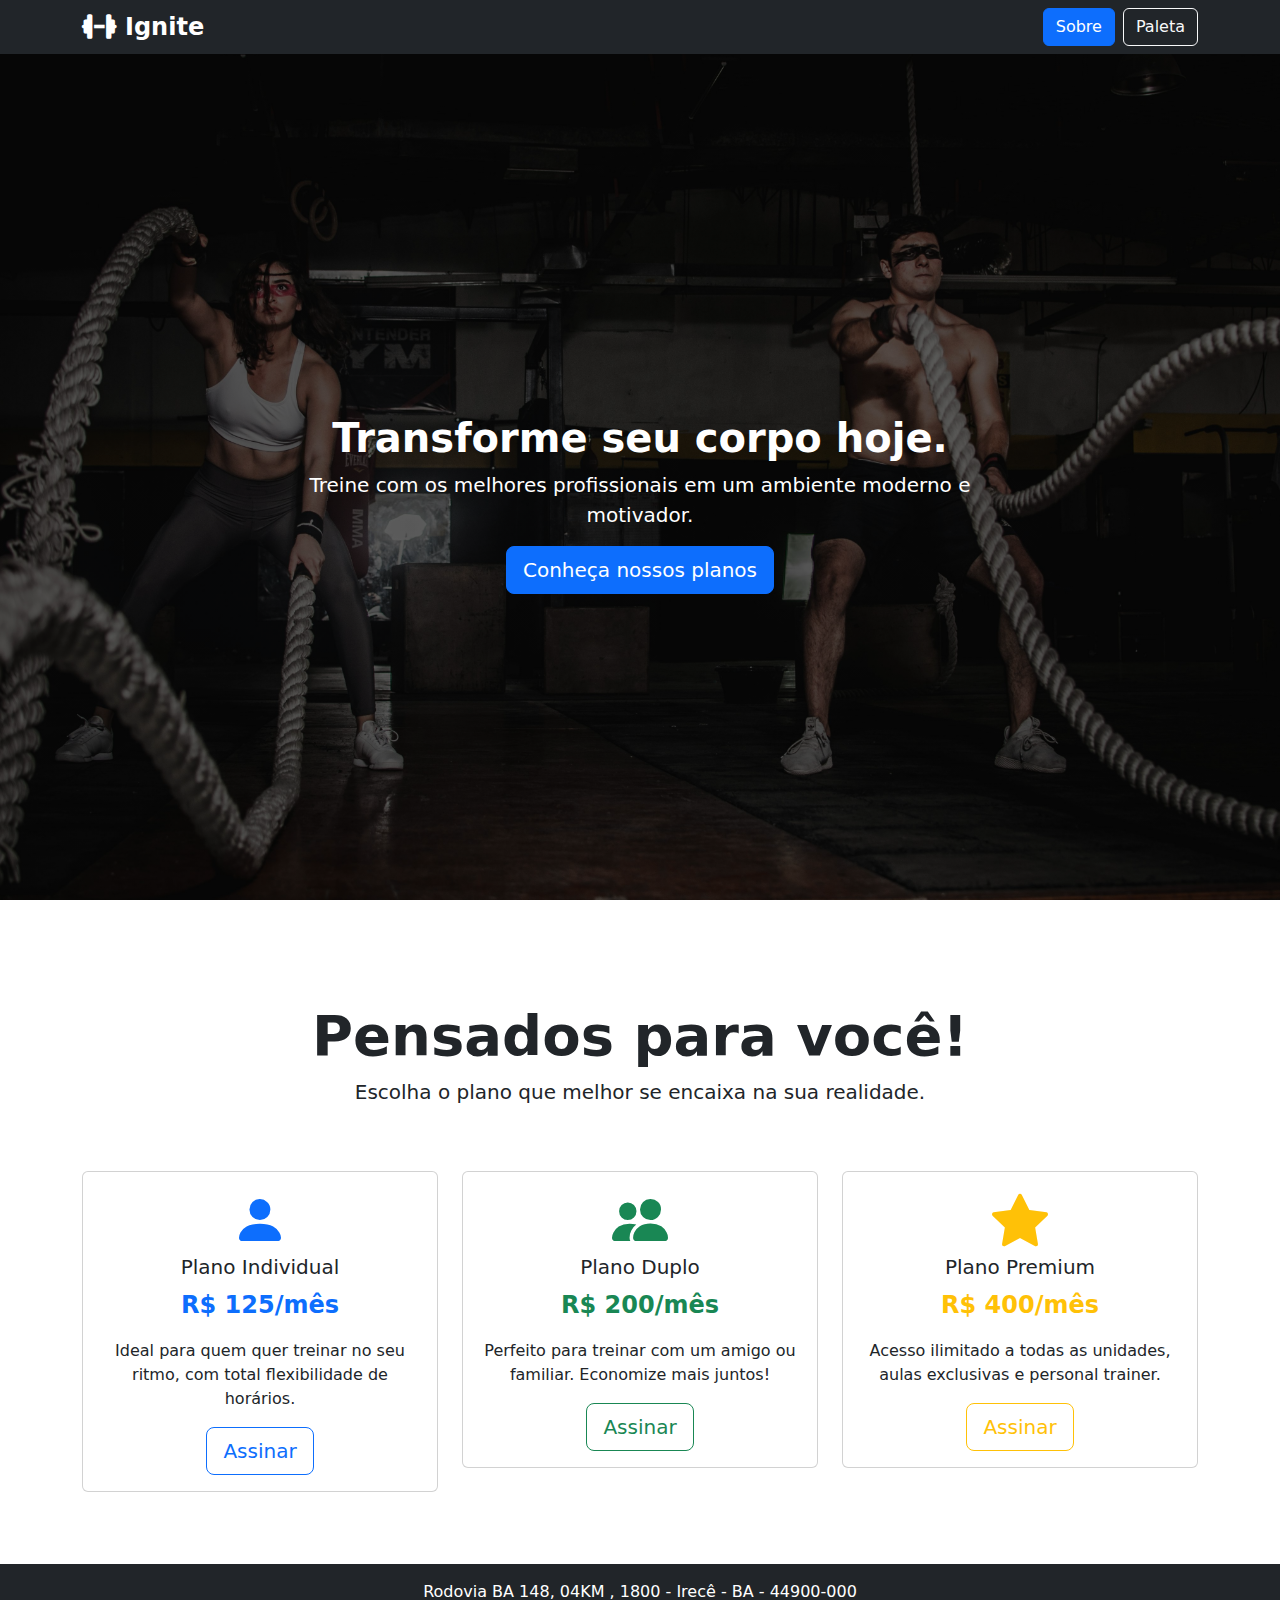
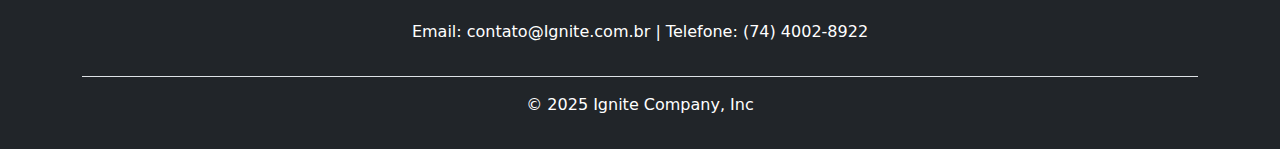
<file: index.html>
<!DOCTYPE html>
<html lang="en">
<head>

    <meta charset="UTF-8">
    <meta name="viewport" content="width=device-width, initial-scale=1.0">

    <!--Favicon-->

    <link rel="icon" href="./imagens/favicon.ico">

    <!--CDN do Bootstrap e do Font Awesome-->

    <link href="https://cdn.jsdelivr.net/npm/bootstrap@5.3.3/dist/css/bootstrap.min.css" rel="stylesheet">
    <link href="https://cdn.jsdelivr.net/npm/bootstrap-icons@1.10.5/font/bootstrap-icons.css" rel="stylesheet">
    <link rel="stylesheet" href="https://cdnjs.cloudflare.com/ajax/libs/font-awesome/6.5.0/css/all.min.css">
    
    <!-- Imports dos css das paginas-->

    <link rel="stylesheet" href="./assests/css/general.css">
    <link rel="stylesheet" href="./assests/css/index.css">

    <title>Ignite - Home</title>

</head>

<body class="d-flex flex-column min-hv-100">
    
<!--Header com flexivel e simples com fundo escuro, além de um icone do Font Awesome ao lado da logo-->
<header>
    <nav class="navbar navbar-dark bg-dark">
        <div class="container d-flex justify-content-between align-items-center">
            <div class="d-flex align-items-center gap-2">
              <i class="fas fa-dumbbell fs-3 text-white"></i>
              <a href="./index.html" class="text-white text-decoration-none fs-4 fw-bold">Ignite</a>
            </div>
        
        <div class="d-flex gap-2">
            <a href="./sobre.html" class="btn btn-primary">Sobre</a>
            <a href="./paleta.html" class="btn btn-outline-light">Paleta</a>
        </div>
        </div>
    </nav>
</header>

<!--Flex grow para manter o footer preso ao final da tela mesmo quando a pagina não tenha nenhum conteudo-->
<!--Lading page com imagem de fundo-->

<main class="flex-grow-1">
    <section class="py-5 background-section">
        <div class="container">
            <div class="row justify-content-center text-center">
                <div class="col-md-8">
                    <h1 class="display-6 fw-bold text-white">Transforme seu corpo hoje.</h1>
                    <p class="lead text-white">Treine com os melhores profissionais em um ambiente moderno e motivador.</p>
                    <a href="#planos" class="btn btn-primary btn-lg">Conheça nossos planos</a>
                </div>
            </div>
        </div>
    </section>

<!--Sessão com id para que possa ser redirecionavel para esse trecho-->

    <section class="py-5" id="planos">
        <div class="container">
          <div class="row align-items-center">
            <div class="col-md-12 text-center">
              <h1 class="display-4 fw-bold">Pensados para você!</h1>
              <p class="lead">Escolha o plano que melhor se encaixa na sua realidade.</p>
            </div>
        </div>
        </div>

<!--Sessão de card com containers dividindo em 3 pedaços iguais, infelizmente a estilização ficou a desejar-->

        <div class="container py-4">
            <div class="row">
                <div class="col-md-4 g-4"> 
                    <div class="card text-center">
                        <div class="card-body">
                            <i class="bi bi-person-fill display-4 mb-3 text-primary"></i>
                            <h5 class="card-title">Plano Individual</h5>
                            <p class="fw-bold text-primary mb-3 fs-4">R$ 125/mês</p>
                            <p class="card-text">Ideal para quem quer treinar no seu ritmo, com total flexibilidade de horários.</p>
                            <a href="./login.html" class="btn btn-outline-primary btn-lg">Assinar</a>
                        </div>
                    </div>
                </div>

                <div class="col-md-4 g-4">
                    <div class="card text-center">
                        <div class="card-body">
                            <i class="bi bi-people-fill display-4 mb-3 text-success"></i>
                            <h5 class="card-title">Plano Duplo</h5>
                            <p class="fw-bold text-success mb-3 fs-4">R$ 200/mês</p>
                            <p class="card-text">Perfeito para treinar com um amigo ou familiar. Economize mais juntos!</p>
                            <a href="./login.html" class="btn btn-outline-success btn-lg">Assinar</a>
                        </div>
                    </div>
                </div>
                <div class="col-md-4 g-4">
                    <div class="card text-center">
                        <div class="card-body">
                            <i class="bi bi-star-fill display-4 mb-3 text-warning"></i>
                            <h5 class="card-title">Plano Premium</h5>
                            <p class="fw-bold text-warning mb-3 fs-4">R$ 400/mês</p>
                            <p class="card-text">Acesso ilimitado a todas as unidades, aulas exclusivas e personal trainer.</p>
                            <a href="./login.html" class="btn btn-outline-warning btn-lg">Assinar</a>
                        </div>    
                    </div>
                </div>
            </div> 
        </div>    
    </section>

</main>

<!--Footer simples com separador-->

<footer class="footer bg-dark py-3 mt-auto">
    <div class="container">
      <div class="text-center border-bottom mb-3 pb-3 text-white">
        <p>Rodovia BA 148, 04KM , 1800 - Irecê - BA - 44900-000</p>
        <p>Email: contato@Ignite.com.br | Telefone: (74) 4002-8922</p>
      </div>
      <p class="text-center text-white">© 2025 Ignite Company, Inc</p>
    </div>
</footer>  
    
</body>
</html>
</file>
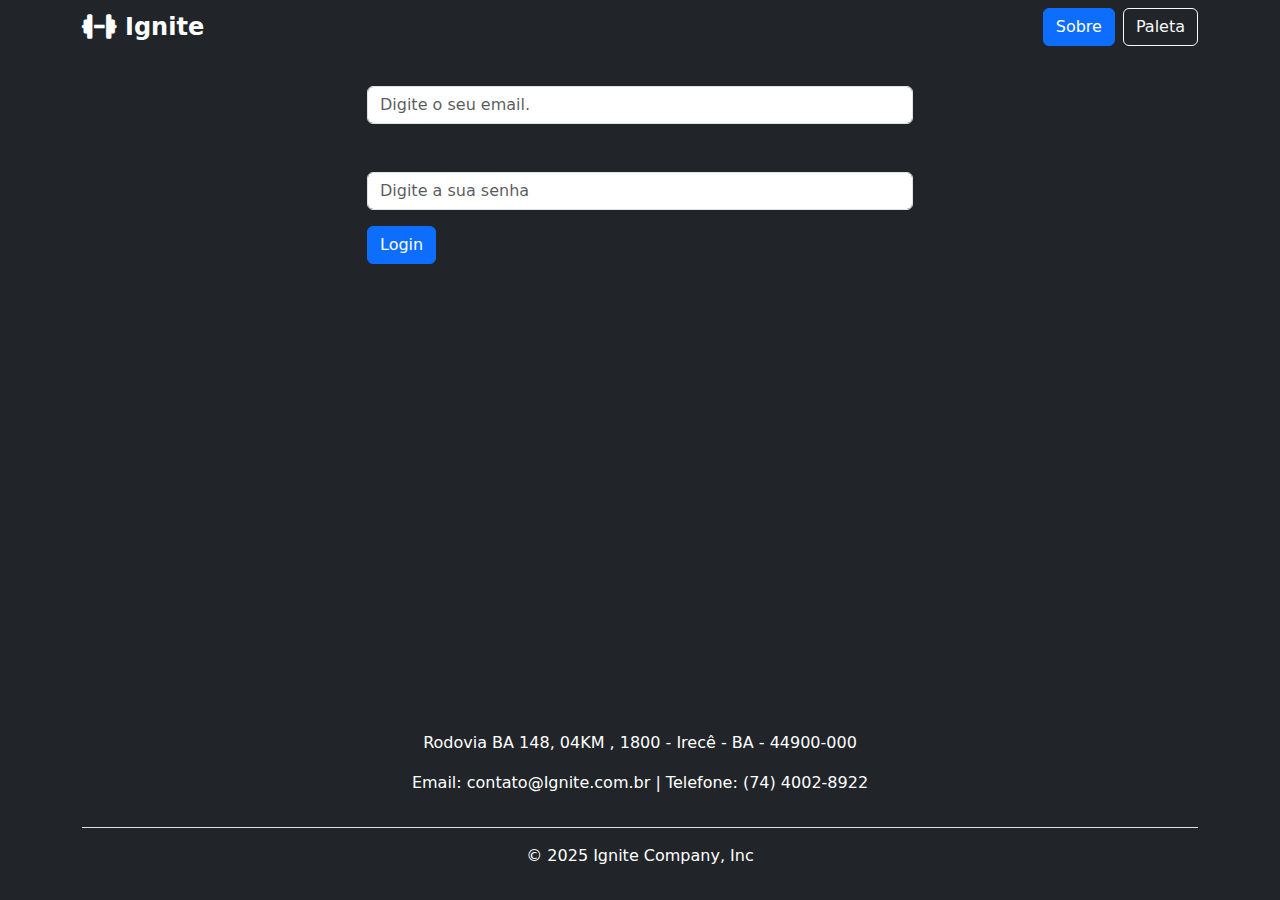
<file: login.html>
<!DOCTYPE html>
<html lang="en">
<head>

    <meta charset="UTF-8">
    <meta name="viewport" content="width=device-width, initial-scale=1.0">
    <link rel="icon" href="favicon.ico">
    <link href="https://cdn.jsdelivr.net/npm/bootstrap@5.3.3/dist/css/bootstrap.min.css" rel="stylesheet">
    <link href="https://cdn.jsdelivr.net/npm/bootstrap-icons@1.10.5/font/bootstrap-icons.css" rel="stylesheet">
    <link rel="stylesheet" href="https://cdnjs.cloudflare.com/ajax/libs/font-awesome/6.5.0/css/all.min.css">
    <link rel="stylesheet" href="general.css">

    <title>Ignite - Login</title>

</head>

<body class="d-flex flex-column min-hv-100">

<!--Header com flexivel e simples com fundo escuro, além de um icone do Font Awesome ao lado da logo-->

<header>
    <nav class="navbar navbar-dark bg-dark">
        <div class="container d-flex justify-content-between align-items-center">
            <div class="d-flex align-items-center gap-2">
              <i class="fas fa-dumbbell fs-3 text-white"></i>
              <a href="./index.html" class="text-white text-decoration-none fs-4 fw-bold">Ignite</a>
            </div>
        
        <div class="d-flex gap-2">
            <a href="./sobre.html" class="btn btn-primary">Sobre</a>
            <a href="./paleta.html" class="btn btn-outline-light">Paleta</a>
        </div>
        </div>
    </nav>
</header>

<main class="flex-grow-1 bg-dark">

<!--Deu branco geral sobre forms, a estilização ficou pessima-->

<section>
  <div class="container">
    <div class="row justify-content-center">
      <div class="col-md-6">
        <form action="./index.html" method="get">
          <div class="mb-3">
            <label for="email" class="form-label">Email</label>
            <input type="email" class="form-control" id="email" placeholder="Digite o seu email." required>
          </div>

          <div class="mb-3">
            <label for="password" class="form-label">Senha</label>
            <input type="password" class="form-control" id="password" placeholder="Digite a sua senha" required>
          </div>

          <button type="submit" class="btn btn-primary">Login</button>
        </form>
      </div>
    </div>
  </div>
</section>


</main>

<footer class="footer bg-dark py-3 mt-auto">
    <div class="container">
      <div class="text-center border-bottom mb-3 pb-3 text-white">
        <p>Rodovia BA 148, 04KM , 1800 - Irecê - BA - 44900-000</p>
        <p>Email: contato@Ignite.com.br | Telefone: (74) 4002-8922</p>
      </div>
      <p class="text-center text-white">© 2025 Ignite Company, Inc</p>
    </div>
</footer>

</body>
</html>
</file>
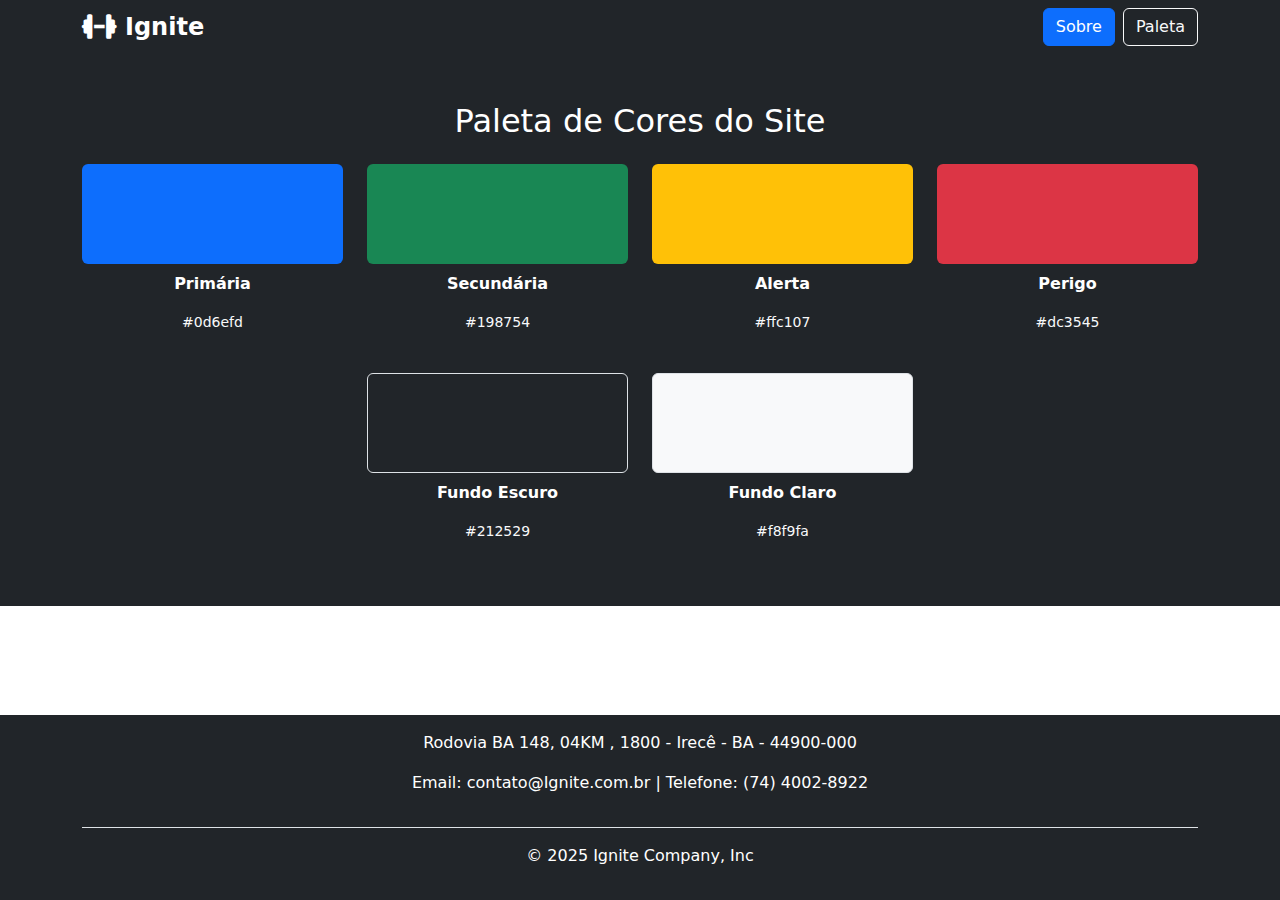
<file: paleta.html>
<!DOCTYPE html>
<html lang="en">
<head>

    <meta charset="UTF-8">
    <meta name="viewport" content="width=device-width, initial-scale=1.0">

    <!--Favicon-->

    <link rel="icon" href="./favicon.ico">

    <!--CDN do Bootstrap e do Font Awesome-->

    <link href="https://cdn.jsdelivr.net/npm/bootstrap@5.3.3/dist/css/bootstrap.min.css" rel="stylesheet">
    <link href="https://cdn.jsdelivr.net/npm/bootstrap-icons@1.10.5/font/bootstrap-icons.css" rel="stylesheet">
    <link rel="stylesheet" href="https://cdnjs.cloudflare.com/ajax/libs/font-awesome/6.5.0/css/all.min.css">
    
    <!-- Imports dos css das paginas-->

    <link rel="stylesheet" href="./assests/css/general.css">
    <link rel="stylesheet" href="./assests/css/paleta.css">

    <title>Ignite - Paleta</title>

</head>

<body class="d-flex flex-column min-vh-100">

<header>
    <nav class="navbar navbar-dark bg-dark">
        <div class="container d-flex justify-content-between align-items-center">
            <div class="d-flex align-items-center gap-2">
              <i class="fas fa-dumbbell fs-3 text-white"></i>
              <a href="./index.html" class="text-white text-decoration-none fs-4 fw-bold">Ignite</a>
            </div>
        
        <div class="d-flex gap-2">
            <a href="./sobre.html" class="btn btn-primary">Sobre</a>
            <a href="./paleta.html" class="btn btn-outline-light">Paleta</a>
        </div>
        </div>
    </nav>
</header> 

<main class="flex-grow-1">

<section class="bg-dark text-white py-5">
  <div class="container">
    <h2 class="mb-4 text-center">Paleta de Cores do Site</h2>

    <div class="row g-4 justify-content-center">

      <!-- Cor Primária -->
      <div class="col-6 col-md-3 text-center">
        <div class="rounded mb-2 primary-color"></div>
        <p class="fw-bold">Primária</p>
        <p class="text-light small">#0d6efd</p>
      </div>

      <!-- Cor Secundária -->
      <div class="col-6 col-md-3 text-center">
        <div class="rounded mb-2 secondary-color"></div>
        <p class="fw-bold">Secundária</p>
        <p class="text-light small">#198754</p>
      </div>

      <!-- Cor Alerta -->
      <div class="col-6 col-md-3 text-center">
        <div class="rounded mb-2 warning-color"></div>
        <p class="fw-bold">Alerta</p>
        <p class="text-light small">#ffc107</p>
      </div>

      <!-- Cor Perigo -->
      <div class="col-6 col-md-3 text-center">
        <div class="rounded mb-2 danger-color"></div>
        <p class="fw-bold">Perigo</p>
        <p class="text-light small">#dc3545</p>
      </div>

      <!-- Fundo Escuro -->
      <div class="col-6 col-md-3 text-center">
        <div class="rounded mb-2 border dark-background-color"></div>
        <p class="fw-bold">Fundo Escuro</p>
        <p class="text-light small">#212529</p>
      </div>

      <!-- Fundo Claro -->
      <div class="col-6 col-md-3 text-center">
        <div class="rounded mb-2 border bright-background-color"></div>
        <p class="fw-bold">Fundo Claro</p>
        <p class="text-light small">#f8f9fa</p>
      </div>

    </div>
  </div>
</section>
    
</main>

<footer class="footer bg-dark py-3 mt-auto">
    <div class="container">
      <div class="text-center border-bottom mb-3 pb-3 text-white">
        <p>Rodovia BA 148, 04KM , 1800 - Irecê - BA - 44900-000</p>
        <p>Email: contato@Ignite.com.br | Telefone: (74) 4002-8922</p>
      </div>
      <p class="text-center text-white">© 2025 Ignite Company, Inc</p>
    </div>
</footer> 
    
</body>
</html>
</file>
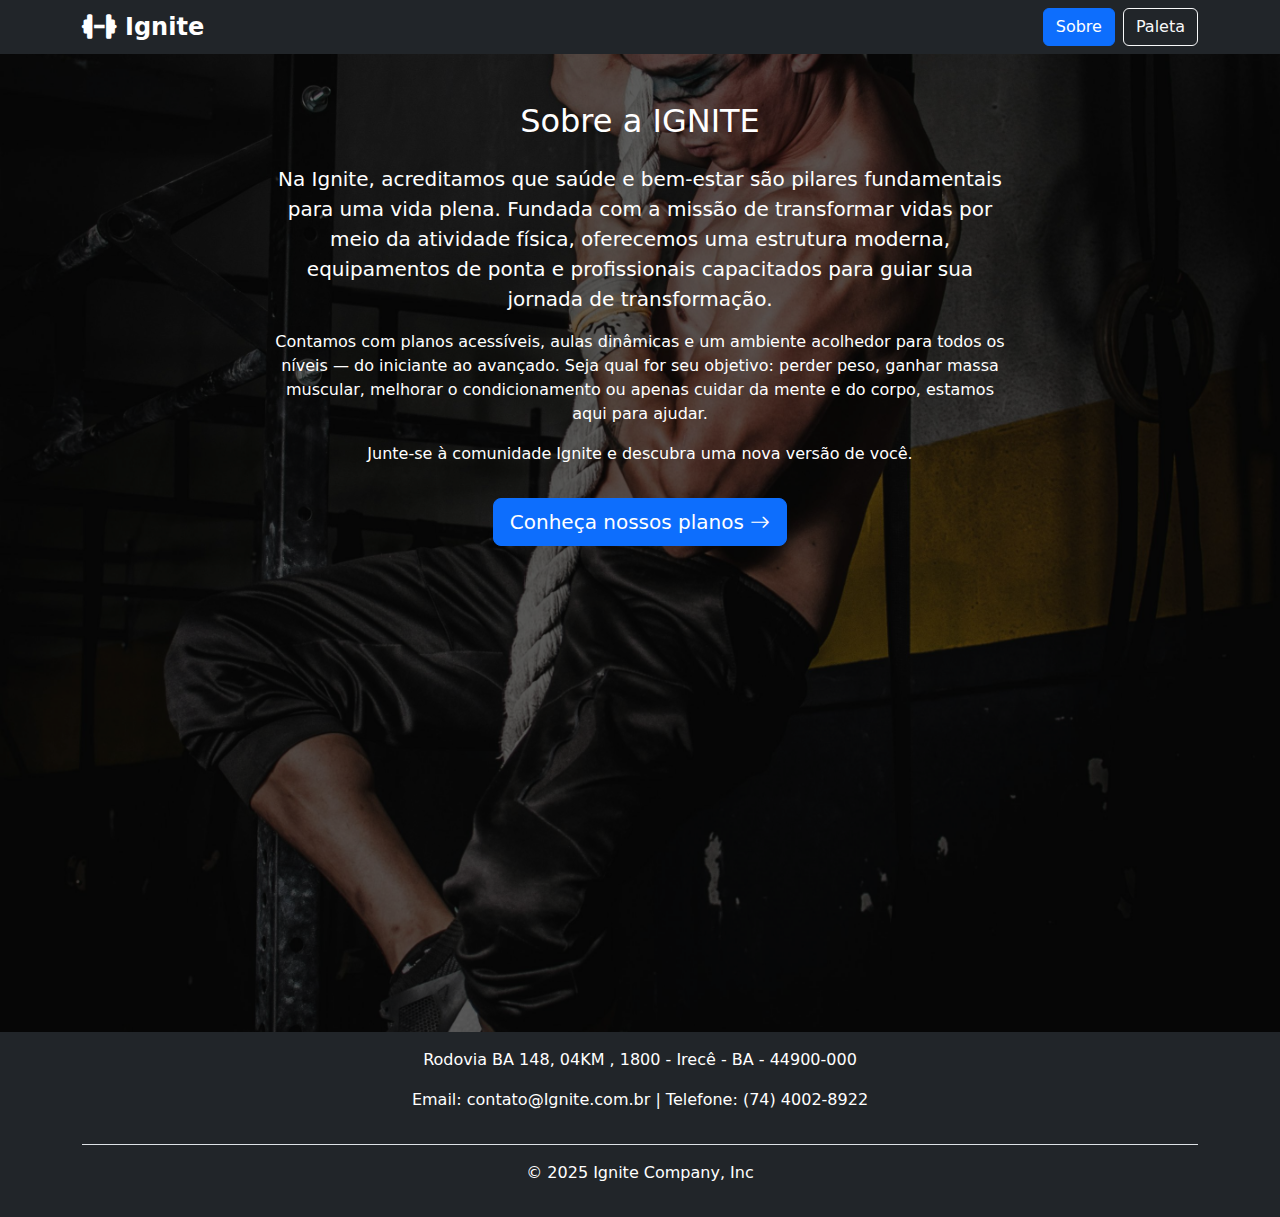
<file: sobre.html>
<!DOCTYPE html>
<html lang="en">
<head>

    <meta charset="UTF-8">
    <meta name="viewport" content="width=device-width, initial-scale=1.0">
    <link rel="icon" href="favicon.ico">
    <link href="https://cdn.jsdelivr.net/npm/bootstrap@5.3.3/dist/css/bootstrap.min.css" rel="stylesheet" />
    <link href="https://cdn.jsdelivr.net/npm/bootstrap-icons@1.10.5/font/bootstrap-icons.css" rel="stylesheet">
    <link rel="stylesheet" href="https://cdnjs.cloudflare.com/ajax/libs/font-awesome/6.5.0/css/all.min.css">
    <link rel="stylesheet" href="general.css">
    <link rel="stylesheet" href="sobre.css">

    <title>Ignite - Sobre</title>

</head>

<body class="d-flex flex-column min-vh-100">

<!--Header com flexivel e simples com fundo escuro, além de um icone do Font Awesome ao lado da logo-->

<header>
    <nav class="navbar navbar-dark bg-dark">
        <div class="container d-flex justify-content-between align-items-center">
            <div class="d-flex align-items-center gap-2">
              <i class="fas fa-dumbbell fs-3 text-white"></i>
              <a href="./index.html" class="text-white text-decoration-none fs-4 fw-bold">Ignite</a>
            </div>
        
        <div class="d-flex gap-2">
            <a href="./sobre.html" class="btn btn-primary">Sobre</a>
            <a href="./paleta.html" class="btn btn-outline-light">Paleta</a>
        </div>
        </div>
    </nav>
</header>

<main class="flex-grow-1">
  <section class="py-5 bg-light text-dark background-section">
  <div class="container">
    <div class="row justify-content-center">
      <div class="col-lg-8 text-center">
        <h2 class="mb-4 text-white">Sobre a IGNITE</h2>
        <p class="lead text-white">
          Na <strong>Ignite</strong>, acreditamos que saúde e bem-estar são pilares fundamentais para uma vida plena.
          Fundada com a missão de transformar vidas por meio da atividade física, oferecemos uma estrutura moderna, 
          equipamentos de ponta e profissionais capacitados para guiar sua jornada de transformação.
        </p>
        <p class="text-white">
          Contamos com planos acessíveis, aulas dinâmicas e um ambiente acolhedor para todos os níveis — do iniciante ao avançado.
          Seja qual for seu objetivo: perder peso, ganhar massa muscular, melhorar o condicionamento
          ou apenas cuidar da mente e do corpo, estamos aqui para ajudar.
        </p>
        <p class="text-white">
          Junte-se à comunidade Ignite e descubra uma nova versão de você.
        </p>
        <a href="./index.html#planos" class="btn btn-primary btn-lg mt-3 mb-4 text-white">
          Conheça nossos planos <i class="bi bi-arrow-right"></i>
        </a>

        <div class="ratio ratio-16x9">
            <iframe 
                src="https://www.youtube.com/embed/4-zjQvTDnbw" 
                title="YouTube video" 
                allowfullscreen>
            </iframe>
        </div>
      </div>
    </div>
  </div>
</section>

</main>

<!--Footer simples com separador-->

    <footer class="footer bg-dark py-3 mt-auto">
        <div class="container">
            <div class="text-center border-bottom mb-3 pb-3 text-white">
                <p>Rodovia BA 148, 04KM , 1800 - Irecê - BA - 44900-000</p>
                <p>Email: contato@Ignite.com.br | Telefone: (74) 4002-8922</p>
            </div>
            <p class="text-center text-white">© 2025 Ignite Company, Inc</p>
        </div>
    </footer>

</body>
</html>
</file>
<file: assests/css/general.css>
html, body{
    height: 100%;
}
</file>
<file: assests/css/index.css>
.background-section {
    flex-grow: 1;
    min-height: 100vh;
    display: flex;
    align-items: center;
    justify-content: center;
    padding: 2rem 1rem;

    background: linear-gradient(rgba(0, 0, 0, 0.6), rgba(0, 0, 0, 0.6)),
                url(/imagens/background-index.jpg) center center / cover no-repeat;
    
    background-attachment: fixed;
    color: white;
}

/* Estilização do background, centralizando a imagem escolhida e aplicando um leve sombreamento na mesma */
</file>
<file: general.css>
html, body{
    height: 100%;
}
</file>
<file: assests/css/paleta.css>
.primary-color{
    background-color: #0d6efd; height: 100px;
}

.secondary-color{
    background-color: #198754; height: 100px;
}

.warning-color{
    background-color: #ffc107; height: 100px;
}

.danger-color{
    background-color: #dc3545; height: 100px;
}

.dark-background-color{
    background-color: #212529; height: 100px;
}

.bright-background-color{
    background-color: #f8f9fa; height: 100px;
}
</file>
<file: sobre.css>
.background-section{
    flex-grow: 1;
    min-height: 100vh;
    display: flex;
    align-items: center;
    justify-content: center;
    padding: 2rem 1rem;

    background: linear-gradient(rgba(0, 0, 0, 0.6), rgba(0, 0, 0, 0.6)),
                url(./background-sobre.jpg) center center / cover no-repeat;

    color: white;
}

/* Estilização do background, centralizando a imagem escolhida e aplicando um leve sombreamento na mesma */
</file>
